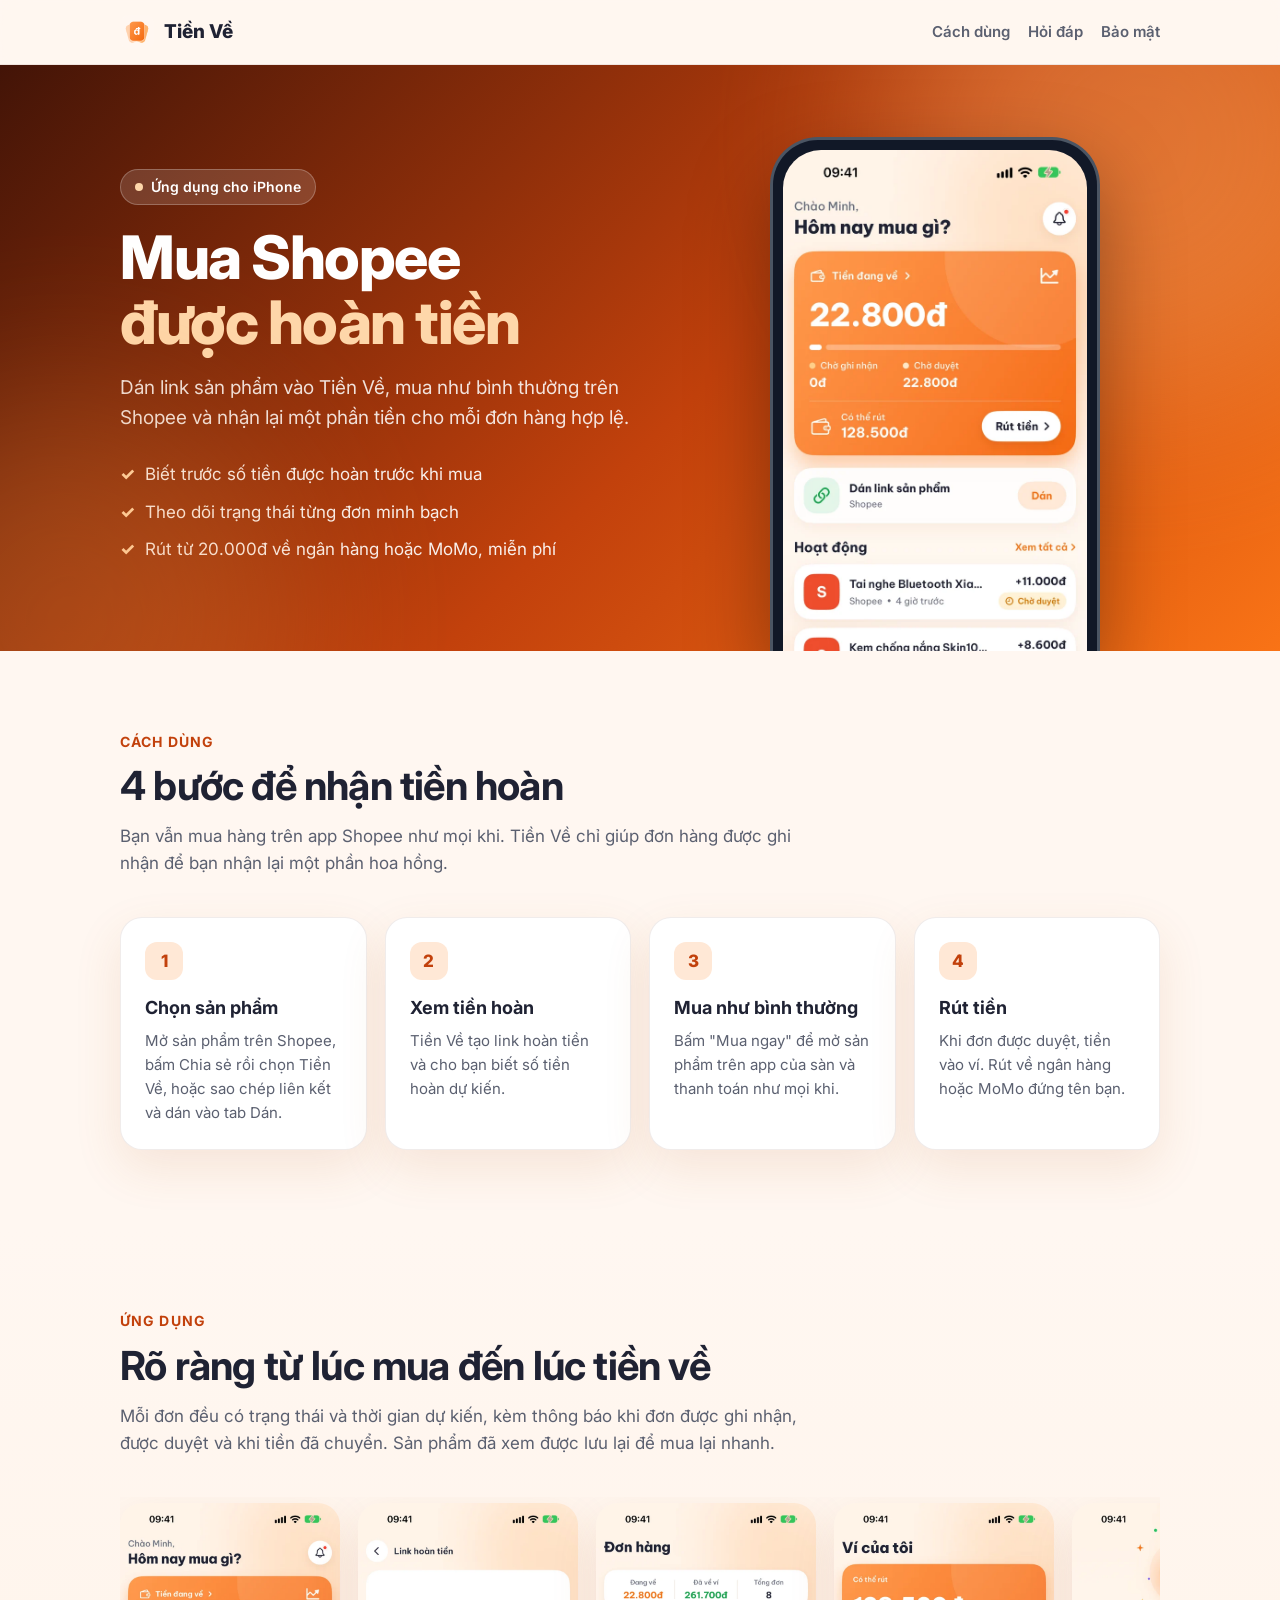
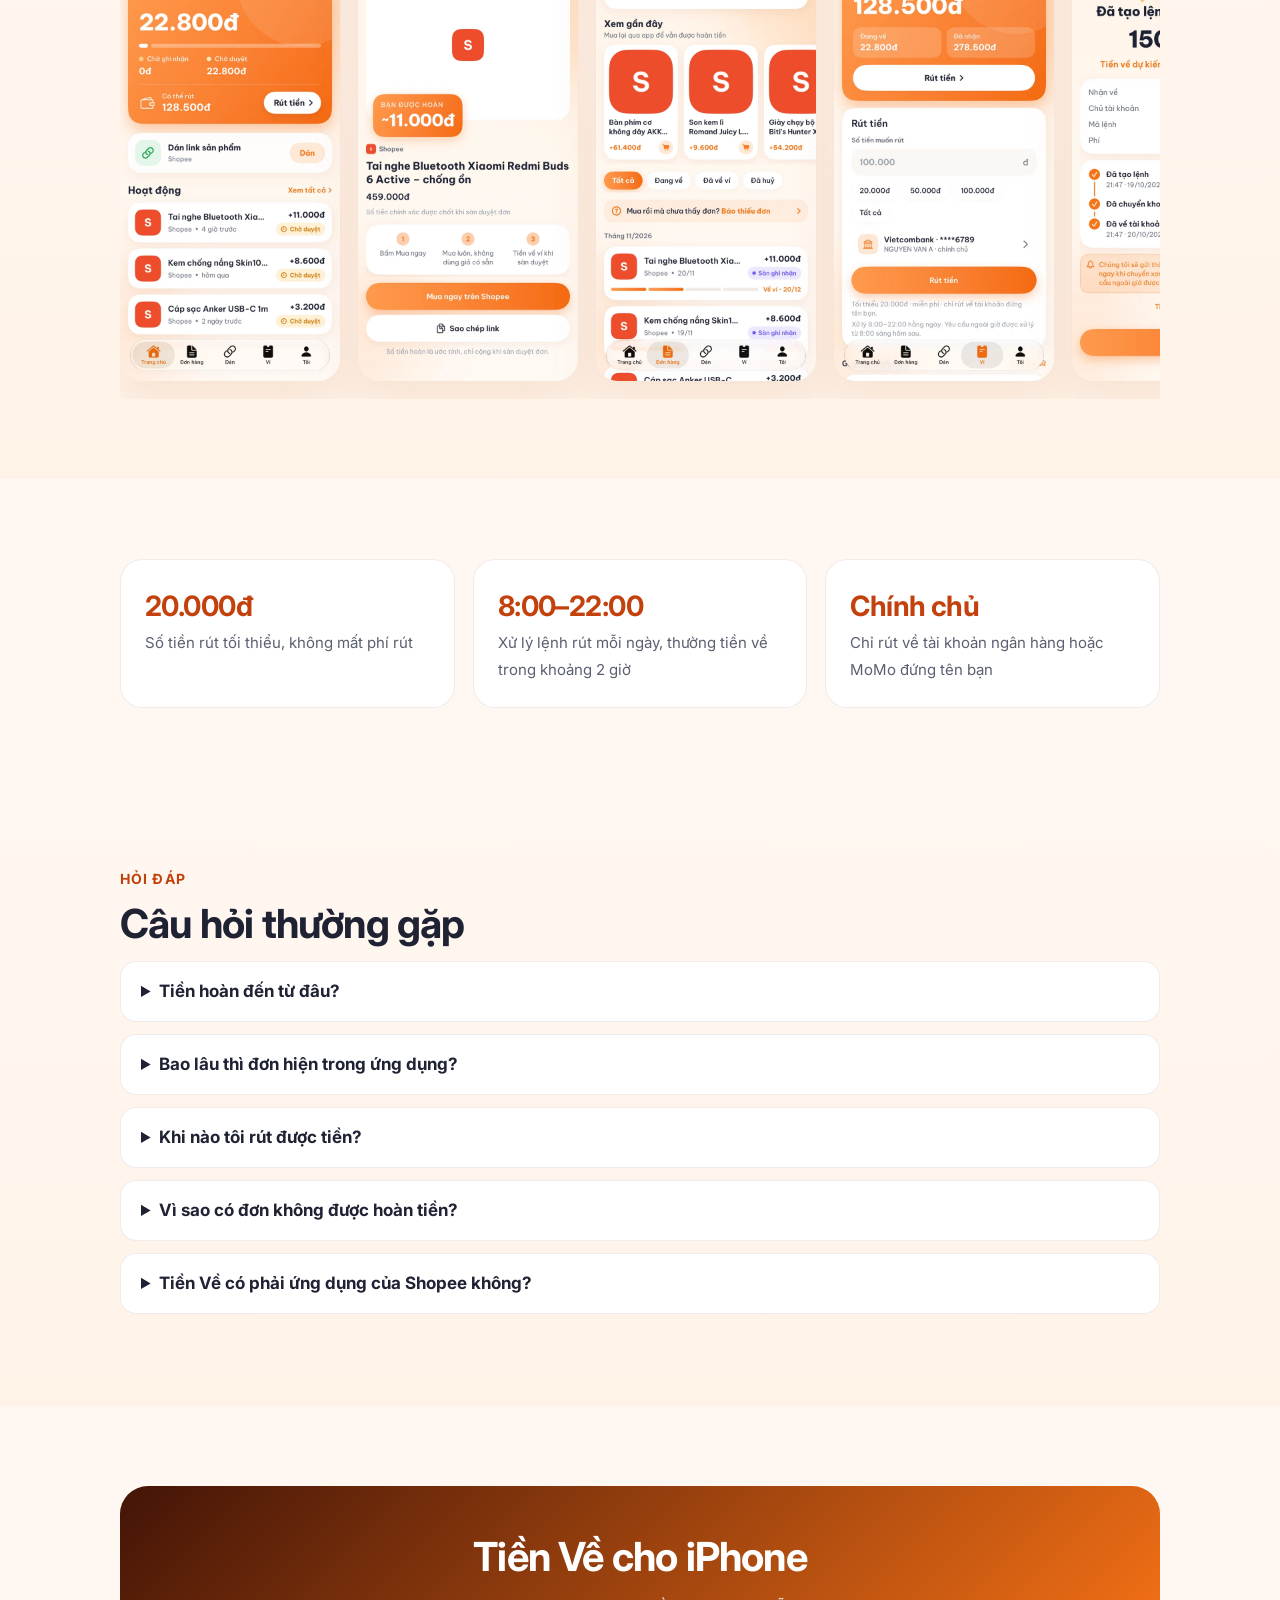
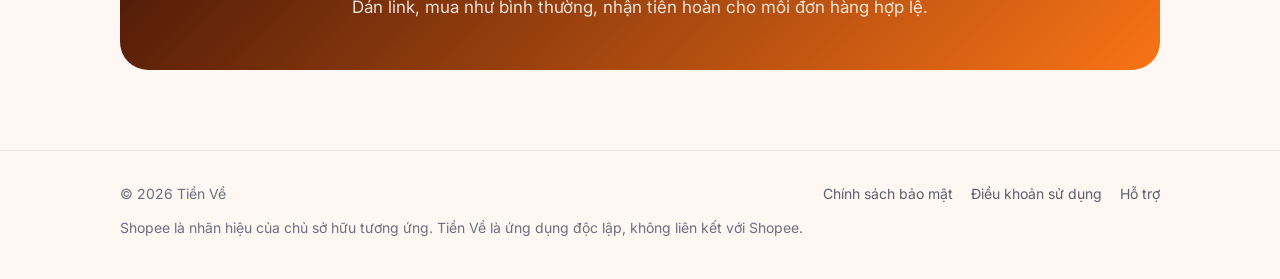
<file: index.html>
<!doctype html>
<html lang="vi">
<head>
  <meta charset="utf-8">
  <meta name="viewport" content="width=device-width, initial-scale=1">
  <title>Tiền Về – Mua sắm được hoàn tiền</title>
  <meta name="description" content="Tiền Về là ứng dụng hoàn tiền khi mua sắm trên Shopee: dán link sản phẩm, mua như bình thường, nhận lại một phần tiền về ngân hàng hoặc MoMo.">
  <meta property="og:title" content="Tiền Về – Mua sắm được hoàn tiền">
  <meta property="og:description" content="Dán link sản phẩm, mua như bình thường, nhận lại tiền cho mỗi đơn.">
  <meta property="og:image" content="assets/1_home.webp?v=5">
  <link rel="icon" href="assets/favicon.png?v=5">
  <link rel="apple-touch-icon" href="assets/apple-touch-icon.png">
  <link rel="preconnect" href="https://fonts.googleapis.com">
  <link rel="preconnect" href="https://fonts.gstatic.com" crossorigin>
  <link href="https://fonts.googleapis.com/css2?family=Inter:wght@400;600;700;800&display=swap" rel="stylesheet">
  <link rel="stylesheet" href="styles.css?v=5">
</head>
<body>
  <header class="top">
    <div class="wrap">
      <a class="brand" href="./"><img src="assets/icon.png?v=5" alt="">Tiền Về</a>
      <nav>
        <a href="#cach-dung" class="hide-sm">Cách dùng</a>
        <a href="#hoi-dap">Hỏi đáp</a>
        <a href="privacy.html">Bảo mật</a>
      </nav>
    </div>
  </header>

  <main>
    <div class="hero">
      <div class="wrap">
        <div>
          <span class="badge"><i></i>Ứng dụng cho iPhone</span>
          <h1>Mua Shopee<br><em>được hoàn tiền</em></h1>
          <p class="lead">Dán link sản phẩm vào Tiền Về, mua như bình thường trên Shopee và nhận lại một phần tiền cho mỗi đơn hàng hợp lệ.</p>
          <ul class="hero-points">
            <li>Biết trước số tiền được hoàn trước khi mua</li>
            <li>Theo dõi trạng thái từng đơn minh bạch</li>
            <li>Rút từ 20.000đ về ngân hàng hoặc MoMo, miễn phí</li>
          </ul>
        </div>
        <div class="hero-phone">
          <img src="assets/app_home.webp?v=5" alt="Màn hình trang chủ ứng dụng Tiền Về" width="660" height="1434">
        </div>
      </div>
    </div>

    <section id="cach-dung">
      <div class="wrap">
        <p class="eyebrow">Cách dùng</p>
        <h2>4 bước để nhận tiền hoàn</h2>
        <p class="sub">Bạn vẫn mua hàng trên app Shopee như mọi khi. Tiền Về chỉ giúp đơn hàng được ghi nhận để bạn nhận lại một phần hoa hồng.</p>
        <div class="steps">
          <div class="step">
            <h3>Chọn sản phẩm</h3>
            <p>Mở sản phẩm trên Shopee, bấm Chia sẻ rồi chọn Tiền Về, hoặc sao chép liên kết và dán vào tab Dán.</p>
          </div>
          <div class="step">
            <h3>Xem tiền hoàn</h3>
            <p>Tiền Về tạo link hoàn tiền và cho bạn biết số tiền hoàn dự kiến.</p>
          </div>
          <div class="step">
            <h3>Mua như bình thường</h3>
            <p>Bấm "Mua ngay" để mở sản phẩm trên app của sàn và thanh toán như mọi khi.</p>
          </div>
          <div class="step">
            <h3>Rút tiền</h3>
            <p>Khi đơn được duyệt, tiền vào ví. Rút về ngân hàng hoặc MoMo đứng tên bạn.</p>
          </div>
        </div>
      </div>
    </section>

    <section class="alt">
      <div class="wrap">
        <p class="eyebrow">Ứng dụng</p>
        <h2>Rõ ràng từ lúc mua đến lúc tiền về</h2>
        <p class="sub">Mỗi đơn đều có trạng thái và thời gian dự kiến, kèm thông báo khi đơn được ghi nhận, được duyệt và khi tiền đã chuyển. Sản phẩm đã xem được lưu lại để mua lại nhanh.</p>
        <div class="shots">
          <figure><img src="assets/1_home.webp?v=5" alt="Trang chủ: dán link sản phẩm" loading="lazy" width="660" height="1434"></figure>
          <figure><img src="assets/2_link_result.webp?v=5" alt="Số tiền hoàn ước tính trước khi mua" loading="lazy" width="660" height="1434"></figure>
          <figure><img src="assets/3_orders.webp?v=5" alt="Theo dõi đơn hàng" loading="lazy" width="660" height="1434"></figure>
          <figure><img src="assets/4_wallet.webp?v=5" alt="Ví và rút tiền" loading="lazy" width="660" height="1434"></figure>
          <figure><img src="assets/5_withdraw.webp?v=5" alt="Lệnh rút tiền có giờ dự kiến" loading="lazy" width="660" height="1434"></figure>
          <figure><img src="assets/6_paste.webp?v=5" alt="Dán link sản phẩm" loading="lazy" width="660" height="1434"></figure>
        </div>
      </div>
    </section>

    <section>
      <div class="wrap">
        <div class="facts">
          <div class="fact"><b>20.000đ</b><span>Số tiền rút tối thiểu, không mất phí rút</span></div>
          <div class="fact"><b>8:00–22:00</b><span>Xử lý lệnh rút mỗi ngày, thường tiền về trong khoảng 2 giờ</span></div>
          <div class="fact"><b>Chính chủ</b><span>Chỉ rút về tài khoản ngân hàng hoặc MoMo đứng tên bạn</span></div>
        </div>
      </div>
    </section>

    <section id="hoi-dap" class="alt">
      <div class="wrap faq">
        <p class="eyebrow">Hỏi đáp</p>
        <h2>Câu hỏi thường gặp</h2>
        <details>
          <summary>Tiền hoàn đến từ đâu?</summary>
          <p>Khi bạn mua qua link của Tiền Về, sàn trả hoa hồng tiếp thị liên kết cho đơn hàng hợp lệ. Tiền Về chia lại cho bạn một phần hoa hồng đó. Giá sản phẩm bạn trả không thay đổi.</p>
        </details>
        <details>
          <summary>Bao lâu thì đơn hiện trong ứng dụng?</summary>
          <p>Thường trong 2–24 giờ sau khi đặt hàng. Mua xong, bạn quay lại app và bấm "Đã đặt hàng" để chúng tôi theo dõi và báo ngay khi đơn được ghi nhận.</p>
        </details>
        <details>
          <summary>Khi nào tôi rút được tiền?</summary>
          <p>Sàn cần chờ hết thời gian đổi trả rồi mới duyệt hoa hồng, thường 30–45 ngày kể từ khi mua. Khi đơn được duyệt, tiền chuyển sang số dư có thể rút và bạn rút được từ 20.000đ.</p>
        </details>
        <details>
          <summary>Vì sao có đơn không được hoàn tiền?</summary>
          <p>Đơn có thể không được ghi nhận nếu bạn mua món đã có sẵn trong giỏ từ trước, bấm link khác trước khi thanh toán, hoặc đơn bị huỷ, trả hàng. Một số sản phẩm cũng không nằm trong chương trình tiếp thị liên kết của người bán.</p>
        </details>
        <details>
          <summary>Tiền Về có phải ứng dụng của Shopee không?</summary>
          <p>Không. Tiền Về là ứng dụng độc lập, tham gia chương trình Shopee Affiliate. Tiền Về không liên kết, không được tài trợ hay xác nhận bởi Shopee.</p>
        </details>
      </div>
    </section>

    <section>
      <div class="wrap">
        <div class="cta">
          <h2>Tiền Về cho iPhone</h2>
          <p>Dán link, mua như bình thường, nhận tiền hoàn cho mỗi đơn hàng hợp lệ.</p>
        </div>
      </div>
    </section>
  </main>

  <footer>
    <div class="wrap">
      <span>© 2026 Tiền Về</span>
      <nav>
        <a href="privacy.html">Chính sách bảo mật</a>
        <a href="terms.html">Điều khoản sử dụng</a>
        <a href="support.html">Hỗ trợ</a>
      </nav>
      <p class="disclaimer">Shopee là nhãn hiệu của chủ sở hữu tương ứng. Tiền Về là ứng dụng độc lập, không liên kết với Shopee.</p>
    </div>
  </footer>
</body>
</html>
</file>
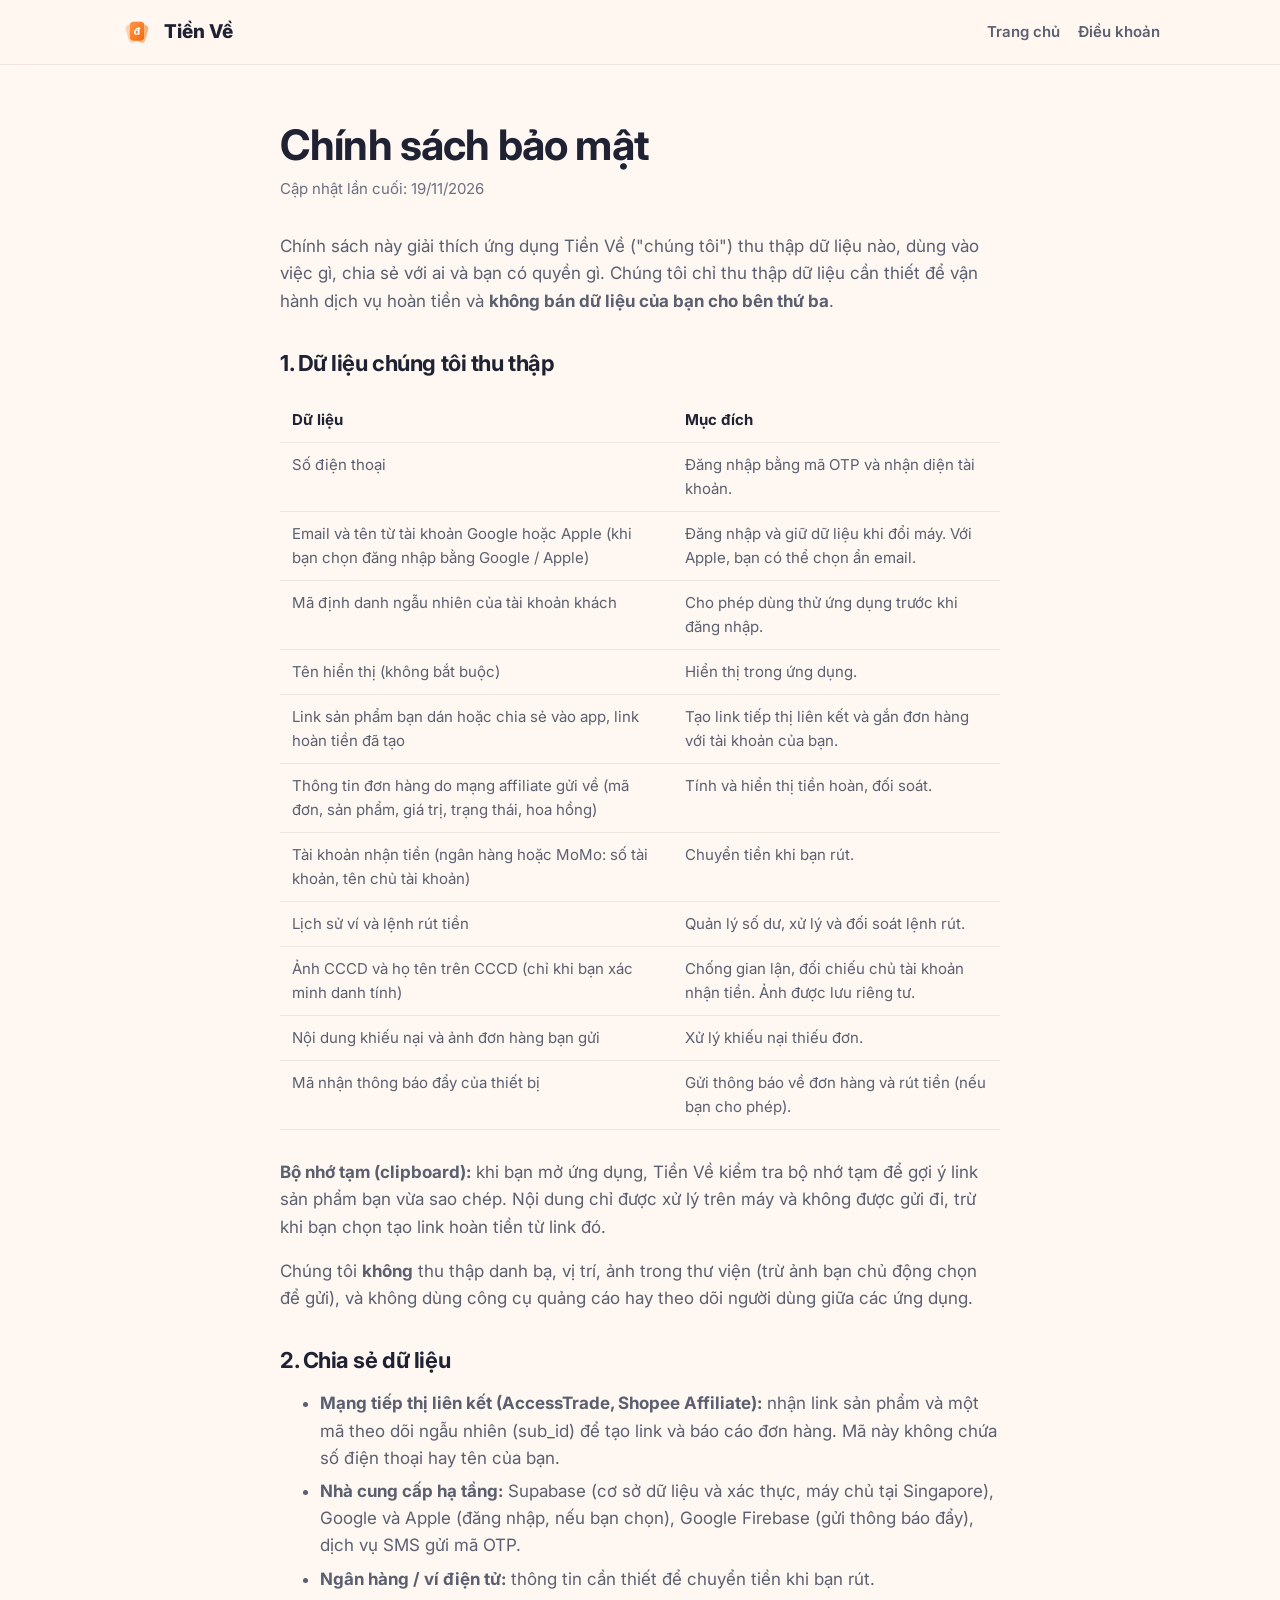
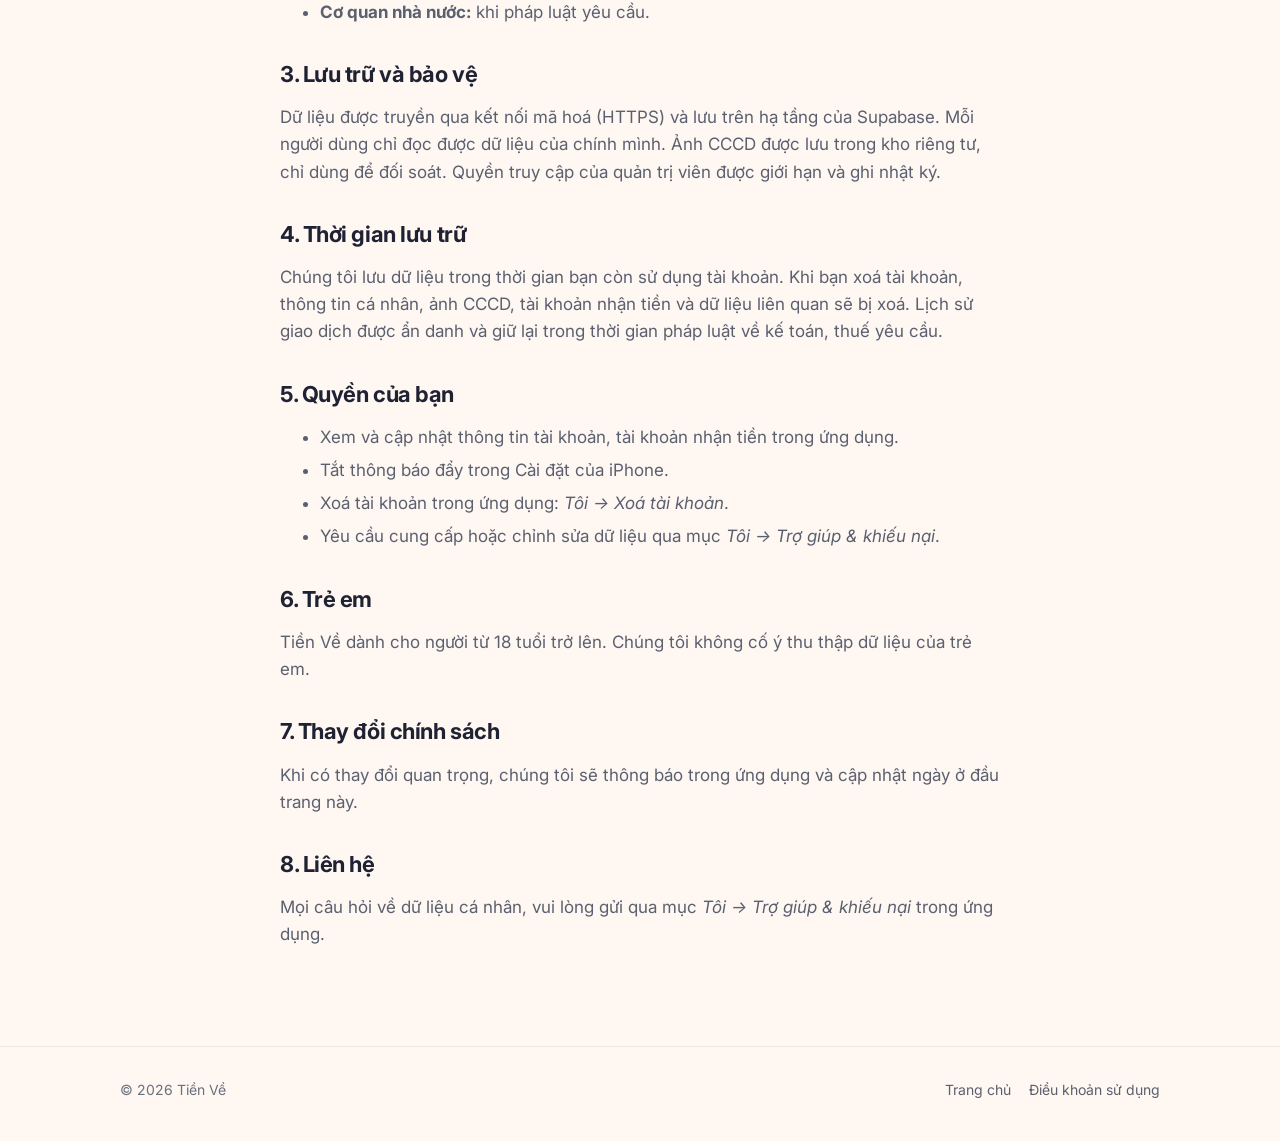
<file: privacy.html>
<!doctype html>
<html lang="vi">
<head>
  <meta charset="utf-8">
  <meta name="viewport" content="width=device-width, initial-scale=1">
  <title>Chính sách bảo mật – Tiền Về</title>
  <meta name="description" content="Tiền Về thu thập những dữ liệu nào, dùng vào việc gì và bạn có quyền gì với dữ liệu của mình.">
  <link rel="icon" href="assets/favicon.png?v=4">
  <link rel="preconnect" href="https://fonts.googleapis.com">
  <link rel="preconnect" href="https://fonts.gstatic.com" crossorigin>
  <link href="https://fonts.googleapis.com/css2?family=Inter:wght@400;600;700;800&display=swap" rel="stylesheet">
  <link rel="stylesheet" href="styles.css?v=4">
</head>
<body>
  <header class="top">
    <div class="wrap">
      <a class="brand" href="./"><img src="assets/icon.png?v=4" alt="">Tiền Về</a>
      <nav>
        <a href="./">Trang chủ</a>
        <a href="terms.html">Điều khoản</a>
      </nav>
    </div>
  </header>

  <main class="doc">
    <h1>Chính sách bảo mật</h1>
    <p class="meta">Cập nhật lần cuối: 19/11/2026</p>

    <p>Chính sách này giải thích ứng dụng Tiền Về ("chúng tôi") thu thập dữ liệu nào, dùng vào việc gì, chia sẻ với ai và bạn có quyền gì. Chúng tôi chỉ thu thập dữ liệu cần thiết để vận hành dịch vụ hoàn tiền và <strong>không bán dữ liệu của bạn cho bên thứ ba</strong>.</p>

    <h2>1. Dữ liệu chúng tôi thu thập</h2>
    <div class="table-scroll">
      <table>
        <tr><th>Dữ liệu</th><th>Mục đích</th></tr>
        <tr><td>Số điện thoại</td><td>Đăng nhập bằng mã OTP và nhận diện tài khoản.</td></tr>
        <tr><td>Email và tên từ tài khoản Google hoặc Apple (khi bạn chọn đăng nhập bằng Google / Apple)</td><td>Đăng nhập và giữ dữ liệu khi đổi máy. Với Apple, bạn có thể chọn ẩn email.</td></tr>
        <tr><td>Mã định danh ngẫu nhiên của tài khoản khách</td><td>Cho phép dùng thử ứng dụng trước khi đăng nhập.</td></tr>
        <tr><td>Tên hiển thị (không bắt buộc)</td><td>Hiển thị trong ứng dụng.</td></tr>
        <tr><td>Link sản phẩm bạn dán hoặc chia sẻ vào app, link hoàn tiền đã tạo</td><td>Tạo link tiếp thị liên kết và gắn đơn hàng với tài khoản của bạn.</td></tr>
        <tr><td>Thông tin đơn hàng do mạng affiliate gửi về (mã đơn, sản phẩm, giá trị, trạng thái, hoa hồng)</td><td>Tính và hiển thị tiền hoàn, đối soát.</td></tr>
        <tr><td>Tài khoản nhận tiền (ngân hàng hoặc MoMo: số tài khoản, tên chủ tài khoản)</td><td>Chuyển tiền khi bạn rút.</td></tr>
        <tr><td>Lịch sử ví và lệnh rút tiền</td><td>Quản lý số dư, xử lý và đối soát lệnh rút.</td></tr>
        <tr><td>Ảnh CCCD và họ tên trên CCCD (chỉ khi bạn xác minh danh tính)</td><td>Chống gian lận, đối chiếu chủ tài khoản nhận tiền. Ảnh được lưu riêng tư.</td></tr>
        <tr><td>Nội dung khiếu nại và ảnh đơn hàng bạn gửi</td><td>Xử lý khiếu nại thiếu đơn.</td></tr>
        <tr><td>Mã nhận thông báo đẩy của thiết bị</td><td>Gửi thông báo về đơn hàng và rút tiền (nếu bạn cho phép).</td></tr>
      </table>
    </div>
    <p><strong>Bộ nhớ tạm (clipboard):</strong> khi bạn mở ứng dụng, Tiền Về kiểm tra bộ nhớ tạm để gợi ý link sản phẩm bạn vừa sao chép. Nội dung chỉ được xử lý trên máy và không được gửi đi, trừ khi bạn chọn tạo link hoàn tiền từ link đó.</p>
    <p>Chúng tôi <strong>không</strong> thu thập danh bạ, vị trí, ảnh trong thư viện (trừ ảnh bạn chủ động chọn để gửi), và không dùng công cụ quảng cáo hay theo dõi người dùng giữa các ứng dụng.</p>

    <h2>2. Chia sẻ dữ liệu</h2>
    <ul>
      <li><strong>Mạng tiếp thị liên kết (AccessTrade, Shopee Affiliate):</strong> nhận link sản phẩm và một mã theo dõi ngẫu nhiên (sub_id) để tạo link và báo cáo đơn hàng. Mã này không chứa số điện thoại hay tên của bạn.</li>
      <li><strong>Nhà cung cấp hạ tầng:</strong> Supabase (cơ sở dữ liệu và xác thực, máy chủ tại Singapore), Google và Apple (đăng nhập, nếu bạn chọn), Google Firebase (gửi thông báo đẩy), dịch vụ SMS gửi mã OTP.</li>
      <li><strong>Ngân hàng / ví điện tử:</strong> thông tin cần thiết để chuyển tiền khi bạn rút.</li>
      <li><strong>Cơ quan nhà nước:</strong> khi pháp luật yêu cầu.</li>
    </ul>

    <h2>3. Lưu trữ và bảo vệ</h2>
    <p>Dữ liệu được truyền qua kết nối mã hoá (HTTPS) và lưu trên hạ tầng của Supabase. Mỗi người dùng chỉ đọc được dữ liệu của chính mình. Ảnh CCCD được lưu trong kho riêng tư, chỉ dùng để đối soát. Quyền truy cập của quản trị viên được giới hạn và ghi nhật ký.</p>

    <h2>4. Thời gian lưu trữ</h2>
    <p>Chúng tôi lưu dữ liệu trong thời gian bạn còn sử dụng tài khoản. Khi bạn xoá tài khoản, thông tin cá nhân, ảnh CCCD, tài khoản nhận tiền và dữ liệu liên quan sẽ bị xoá. Lịch sử giao dịch được ẩn danh và giữ lại trong thời gian pháp luật về kế toán, thuế yêu cầu.</p>

    <h2>5. Quyền của bạn</h2>
    <ul>
      <li>Xem và cập nhật thông tin tài khoản, tài khoản nhận tiền trong ứng dụng.</li>
      <li>Tắt thông báo đẩy trong Cài đặt của iPhone.</li>
      <li>Xoá tài khoản trong ứng dụng: <em>Tôi → Xoá tài khoản</em>.</li>
      <li>Yêu cầu cung cấp hoặc chỉnh sửa dữ liệu qua mục <em>Tôi → Trợ giúp &amp; khiếu nại</em>.</li>
    </ul>

    <h2>6. Trẻ em</h2>
    <p>Tiền Về dành cho người từ 18 tuổi trở lên. Chúng tôi không cố ý thu thập dữ liệu của trẻ em.</p>

    <h2>7. Thay đổi chính sách</h2>
    <p>Khi có thay đổi quan trọng, chúng tôi sẽ thông báo trong ứng dụng và cập nhật ngày ở đầu trang này.</p>

    <h2>8. Liên hệ</h2>
    <p>Mọi câu hỏi về dữ liệu cá nhân, vui lòng gửi qua mục <em>Tôi → Trợ giúp &amp; khiếu nại</em> trong ứng dụng.</p>
  </main>

  <footer>
    <div class="wrap">
      <span>© 2026 Tiền Về</span>
      <nav>
        <a href="./">Trang chủ</a>
        <a href="terms.html">Điều khoản sử dụng</a>
      </nav>
    </div>
  </footer>
</body>
</html>
</file>
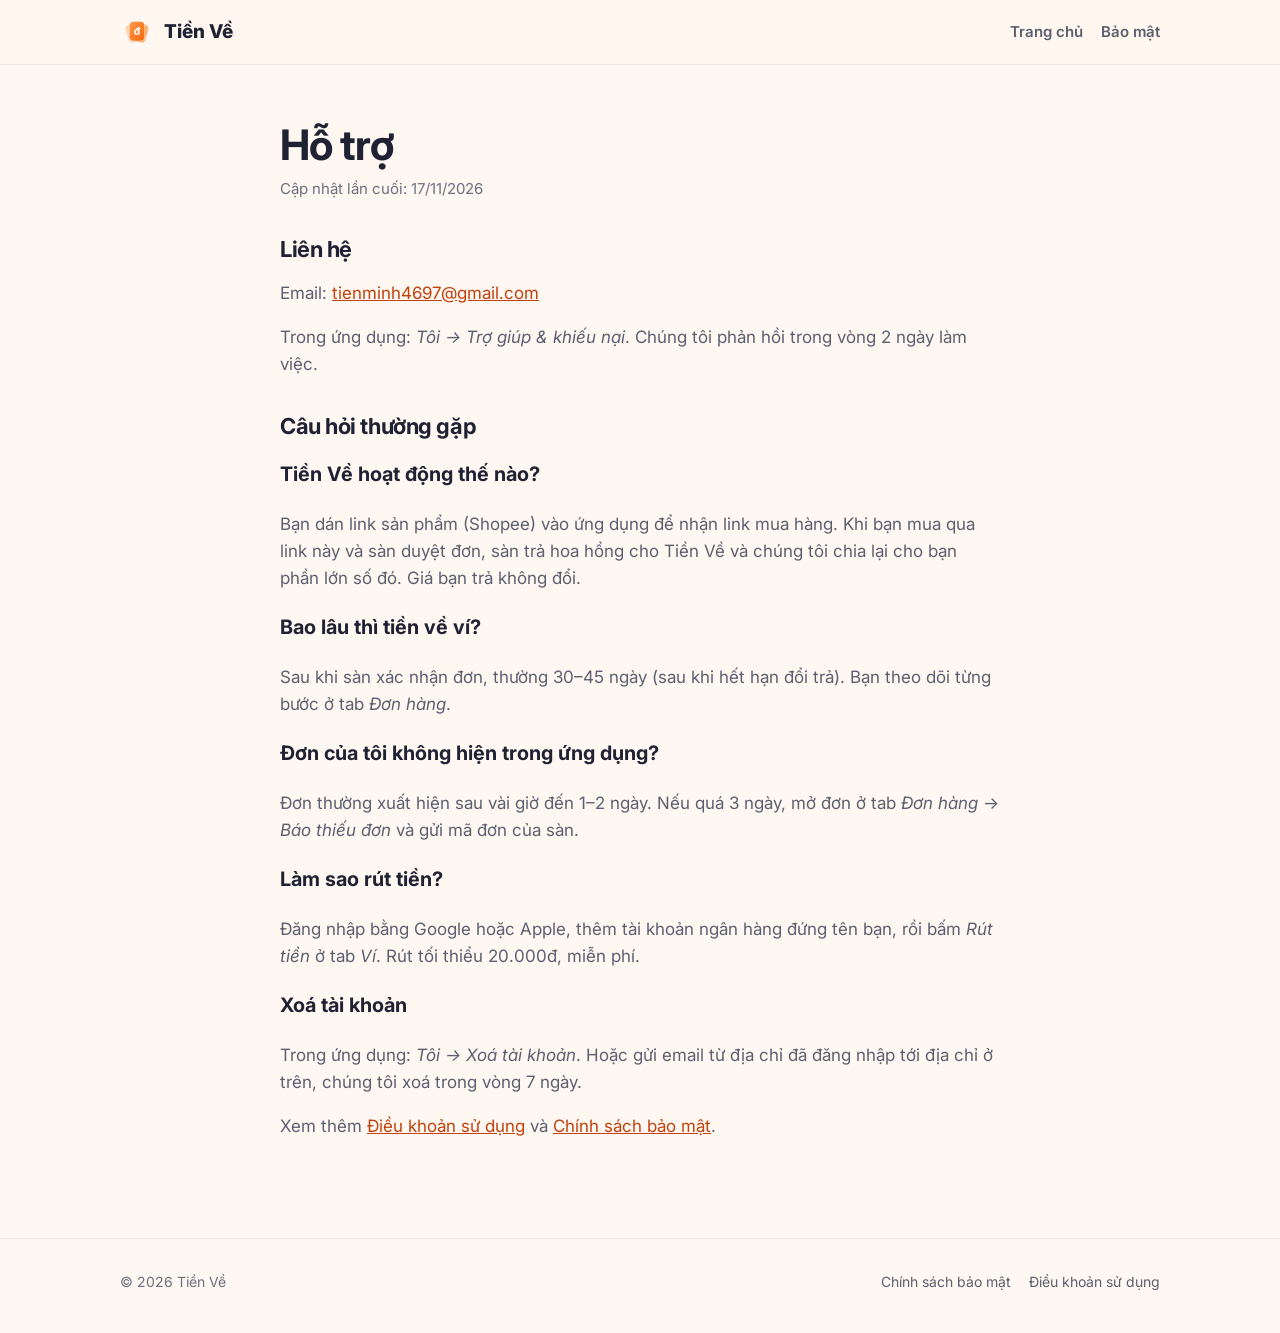
<file: support.html>
<!doctype html>
<html lang="vi">
<head>
  <meta charset="utf-8">
  <meta name="viewport" content="width=device-width, initial-scale=1">
  <title>Hỗ trợ – Tiền Về</title>
  <meta name="description" content="Hỗ trợ và liên hệ cho ứng dụng hoàn tiền Tiền Về.">
  <link rel="icon" href="assets/favicon.png?v=4">
  <link rel="preconnect" href="https://fonts.googleapis.com">
  <link rel="preconnect" href="https://fonts.gstatic.com" crossorigin>
  <link href="https://fonts.googleapis.com/css2?family=Inter:wght@400;600;700;800&display=swap" rel="stylesheet">
  <link rel="stylesheet" href="styles.css?v=4">
</head>
<body>
  <header class="top">
    <div class="wrap">
      <a class="brand" href="./"><img src="assets/icon.png?v=4" alt="">Tiền Về</a>
      <nav>
        <a href="./">Trang chủ</a>
        <a href="privacy.html">Bảo mật</a>
      </nav>
    </div>
  </header>

  <main class="doc">
    <h1>Hỗ trợ</h1>
    <p class="meta">Cập nhật lần cuối: 17/11/2026</p>

    <h2>Liên hệ</h2>
    <p>Email: <a href="mailto:tienminh4697@gmail.com">tienminh4697@gmail.com</a></p>
    <p>Trong ứng dụng: <em>Tôi → Trợ giúp &amp; khiếu nại</em>. Chúng tôi phản hồi trong vòng 2 ngày làm việc.</p>

    <h2>Câu hỏi thường gặp</h2>
    <h3>Tiền Về hoạt động thế nào?</h3>
    <p>Bạn dán link sản phẩm (Shopee) vào ứng dụng để nhận link mua hàng. Khi bạn mua qua link này và sàn duyệt đơn, sàn trả hoa hồng cho Tiền Về và chúng tôi chia lại cho bạn phần lớn số đó. Giá bạn trả không đổi.</p>
    <h3>Bao lâu thì tiền về ví?</h3>
    <p>Sau khi sàn xác nhận đơn, thường 30–45 ngày (sau khi hết hạn đổi trả). Bạn theo dõi từng bước ở tab <em>Đơn hàng</em>.</p>
    <h3>Đơn của tôi không hiện trong ứng dụng?</h3>
    <p>Đơn thường xuất hiện sau vài giờ đến 1–2 ngày. Nếu quá 3 ngày, mở đơn ở tab <em>Đơn hàng</em> → <em>Báo thiếu đơn</em> và gửi mã đơn của sàn.</p>
    <h3>Làm sao rút tiền?</h3>
    <p>Đăng nhập bằng Google hoặc Apple, thêm tài khoản ngân hàng đứng tên bạn, rồi bấm <em>Rút tiền</em> ở tab <em>Ví</em>. Rút tối thiểu 20.000đ, miễn phí.</p>
    <h3>Xoá tài khoản</h3>
    <p>Trong ứng dụng: <em>Tôi → Xoá tài khoản</em>. Hoặc gửi email từ địa chỉ đã đăng nhập tới địa chỉ ở trên, chúng tôi xoá trong vòng 7 ngày.</p>

    <p>Xem thêm <a href="terms.html">Điều khoản sử dụng</a> và <a href="privacy.html">Chính sách bảo mật</a>.</p>
  </main>

  <footer>
    <div class="wrap">
      <span>© 2026 Tiền Về</span>
      <nav>
        <a href="privacy.html">Chính sách bảo mật</a>
        <a href="terms.html">Điều khoản sử dụng</a>
      </nav>
    </div>
  </footer>
</body>
</html>
</file>
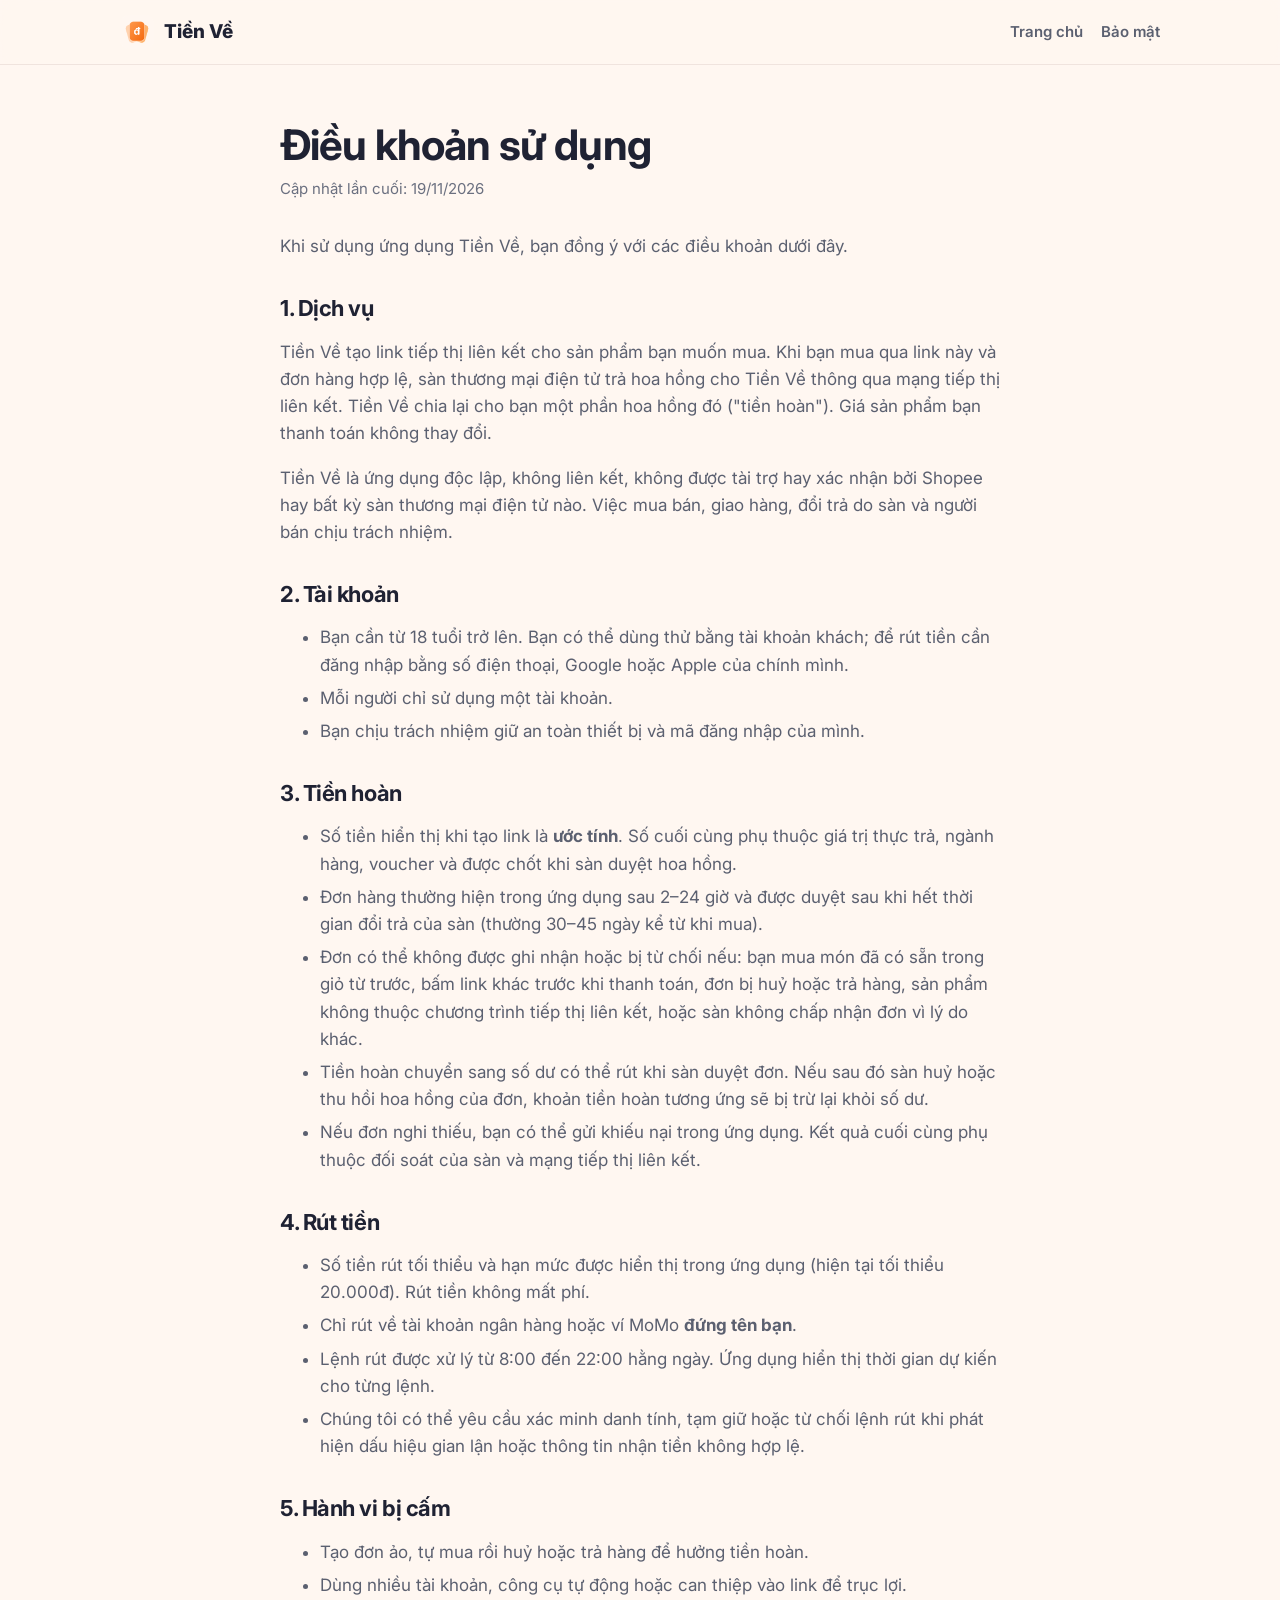
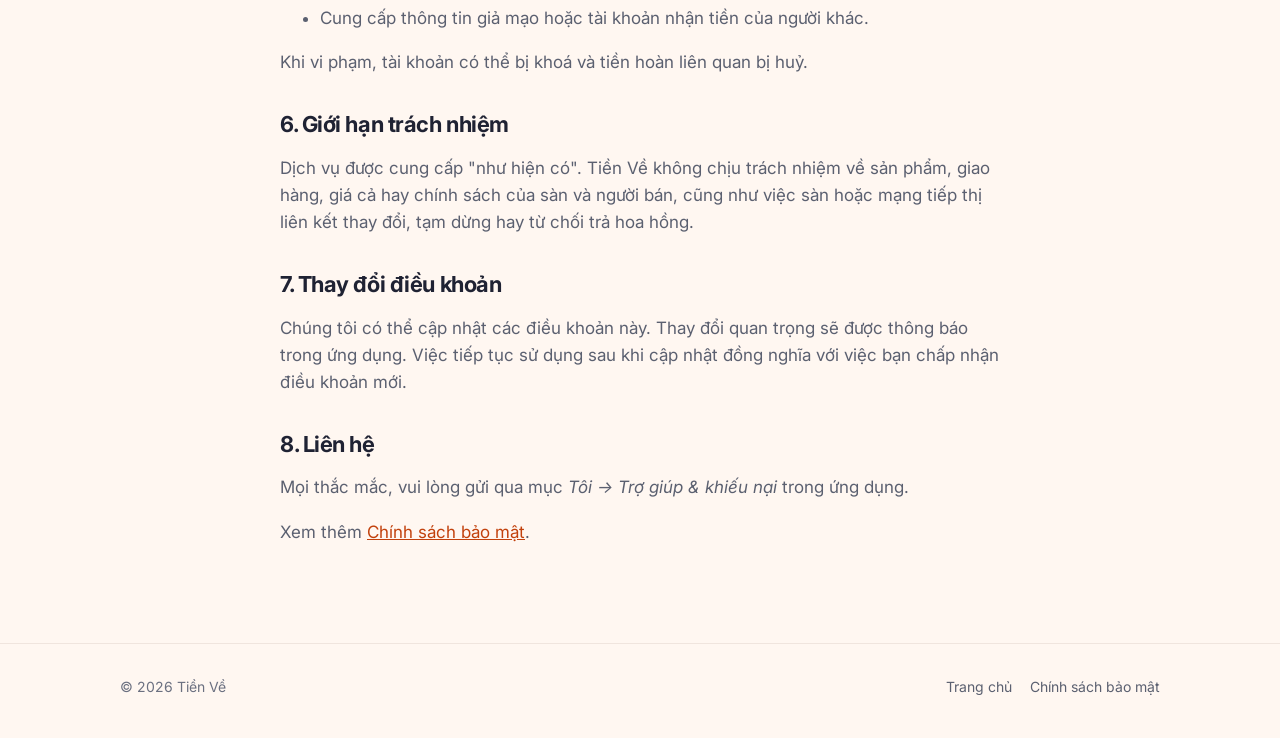
<file: terms.html>
<!doctype html>
<html lang="vi">
<head>
  <meta charset="utf-8">
  <meta name="viewport" content="width=device-width, initial-scale=1">
  <title>Điều khoản sử dụng – Tiền Về</title>
  <meta name="description" content="Điều khoản sử dụng ứng dụng hoàn tiền Tiền Về.">
  <link rel="icon" href="assets/favicon.png?v=4">
  <link rel="preconnect" href="https://fonts.googleapis.com">
  <link rel="preconnect" href="https://fonts.gstatic.com" crossorigin>
  <link href="https://fonts.googleapis.com/css2?family=Inter:wght@400;600;700;800&display=swap" rel="stylesheet">
  <link rel="stylesheet" href="styles.css?v=4">
</head>
<body>
  <header class="top">
    <div class="wrap">
      <a class="brand" href="./"><img src="assets/icon.png?v=4" alt="">Tiền Về</a>
      <nav>
        <a href="./">Trang chủ</a>
        <a href="privacy.html">Bảo mật</a>
      </nav>
    </div>
  </header>

  <main class="doc">
    <h1>Điều khoản sử dụng</h1>
    <p class="meta">Cập nhật lần cuối: 19/11/2026</p>

    <p>Khi sử dụng ứng dụng Tiền Về, bạn đồng ý với các điều khoản dưới đây.</p>

    <h2>1. Dịch vụ</h2>
    <p>Tiền Về tạo link tiếp thị liên kết cho sản phẩm bạn muốn mua. Khi bạn mua qua link này và đơn hàng hợp lệ, sàn thương mại điện tử trả hoa hồng cho Tiền Về thông qua mạng tiếp thị liên kết. Tiền Về chia lại cho bạn một phần hoa hồng đó ("tiền hoàn"). Giá sản phẩm bạn thanh toán không thay đổi.</p>
    <p>Tiền Về là ứng dụng độc lập, không liên kết, không được tài trợ hay xác nhận bởi Shopee hay bất kỳ sàn thương mại điện tử nào. Việc mua bán, giao hàng, đổi trả do sàn và người bán chịu trách nhiệm.</p>

    <h2>2. Tài khoản</h2>
    <ul>
      <li>Bạn cần từ 18 tuổi trở lên. Bạn có thể dùng thử bằng tài khoản khách; để rút tiền cần đăng nhập bằng số điện thoại, Google hoặc Apple của chính mình.</li>
      <li>Mỗi người chỉ sử dụng một tài khoản.</li>
      <li>Bạn chịu trách nhiệm giữ an toàn thiết bị và mã đăng nhập của mình.</li>
    </ul>

    <h2>3. Tiền hoàn</h2>
    <ul>
      <li>Số tiền hiển thị khi tạo link là <strong>ước tính</strong>. Số cuối cùng phụ thuộc giá trị thực trả, ngành hàng, voucher và được chốt khi sàn duyệt hoa hồng.</li>
      <li>Đơn hàng thường hiện trong ứng dụng sau 2–24 giờ và được duyệt sau khi hết thời gian đổi trả của sàn (thường 30–45 ngày kể từ khi mua).</li>
      <li>Đơn có thể không được ghi nhận hoặc bị từ chối nếu: bạn mua món đã có sẵn trong giỏ từ trước, bấm link khác trước khi thanh toán, đơn bị huỷ hoặc trả hàng, sản phẩm không thuộc chương trình tiếp thị liên kết, hoặc sàn không chấp nhận đơn vì lý do khác.</li>
      <li>Tiền hoàn chuyển sang số dư có thể rút khi sàn duyệt đơn. Nếu sau đó sàn huỷ hoặc thu hồi hoa hồng của đơn, khoản tiền hoàn tương ứng sẽ bị trừ lại khỏi số dư.</li>
      <li>Nếu đơn nghi thiếu, bạn có thể gửi khiếu nại trong ứng dụng. Kết quả cuối cùng phụ thuộc đối soát của sàn và mạng tiếp thị liên kết.</li>
    </ul>

    <h2>4. Rút tiền</h2>
    <ul>
      <li>Số tiền rút tối thiểu và hạn mức được hiển thị trong ứng dụng (hiện tại tối thiểu 20.000đ). Rút tiền không mất phí.</li>
      <li>Chỉ rút về tài khoản ngân hàng hoặc ví MoMo <strong>đứng tên bạn</strong>.</li>
      <li>Lệnh rút được xử lý từ 8:00 đến 22:00 hằng ngày. Ứng dụng hiển thị thời gian dự kiến cho từng lệnh.</li>
      <li>Chúng tôi có thể yêu cầu xác minh danh tính, tạm giữ hoặc từ chối lệnh rút khi phát hiện dấu hiệu gian lận hoặc thông tin nhận tiền không hợp lệ.</li>
    </ul>

    <h2>5. Hành vi bị cấm</h2>
    <ul>
      <li>Tạo đơn ảo, tự mua rồi huỷ hoặc trả hàng để hưởng tiền hoàn.</li>
      <li>Dùng nhiều tài khoản, công cụ tự động hoặc can thiệp vào link để trục lợi.</li>
      <li>Cung cấp thông tin giả mạo hoặc tài khoản nhận tiền của người khác.</li>
    </ul>
    <p>Khi vi phạm, tài khoản có thể bị khoá và tiền hoàn liên quan bị huỷ.</p>

    <h2>6. Giới hạn trách nhiệm</h2>
    <p>Dịch vụ được cung cấp "như hiện có". Tiền Về không chịu trách nhiệm về sản phẩm, giao hàng, giá cả hay chính sách của sàn và người bán, cũng như việc sàn hoặc mạng tiếp thị liên kết thay đổi, tạm dừng hay từ chối trả hoa hồng.</p>

    <h2>7. Thay đổi điều khoản</h2>
    <p>Chúng tôi có thể cập nhật các điều khoản này. Thay đổi quan trọng sẽ được thông báo trong ứng dụng. Việc tiếp tục sử dụng sau khi cập nhật đồng nghĩa với việc bạn chấp nhận điều khoản mới.</p>

    <h2>8. Liên hệ</h2>
    <p>Mọi thắc mắc, vui lòng gửi qua mục <em>Tôi → Trợ giúp &amp; khiếu nại</em> trong ứng dụng.</p>

    <p>Xem thêm <a href="privacy.html">Chính sách bảo mật</a>.</p>
  </main>

  <footer>
    <div class="wrap">
      <span>© 2026 Tiền Về</span>
      <nav>
        <a href="./">Trang chủ</a>
        <a href="privacy.html">Chính sách bảo mật</a>
      </nav>
    </div>
  </footer>
</body>
</html>
</file>
<file: styles.css>
:root {
  --bg: #fff7f1;
  --bg-2: #fff3e8;
  --surface: #ffffff;
  --surface-soft: rgba(255, 255, 255, 0.72);
  --text: #1f2233;
  --text-2: #5b6070;
  --text-3: #6b7080;
  --line: rgba(67, 20, 7, 0.08);
  --mint: #c2410c;
  --mint-soft: #ffe8d6;
  --accent: #f97316;
  --accent-2: #fb923c;
  --hero-1: #431407;
  --hero-2: #c2410c;
  --hero-3: #f97316;
  --hero-hl: #fed7aa;
  --radius: 22px;
  --shadow: 0 18px 48px rgba(180, 100, 45, 0.12);
  color-scheme: light;
}

@media (prefers-color-scheme: dark) {
  :root:not([data-theme="light"]) {
    --bg: #160c06;
    --bg-2: #1d1009;
    --surface: #24150c;
    --surface-soft: rgba(36, 21, 12, 0.8);
    --text: #fbeee4;
    --text-2: #d2b8a6;
    --text-3: #a88d7b;
    --line: rgba(251, 238, 228, 0.1);
    --mint: #fb923c;
    --mint-soft: rgba(251, 146, 60, 0.16);
    --shadow: 0 18px 48px rgba(0, 0, 0, 0.35);
    color-scheme: dark;
  }
}

* { box-sizing: border-box; }
html { -webkit-text-size-adjust: 100%; }
body {
  margin: 0;
  background: var(--bg);
  color: var(--text);
  font-family: "Inter", -apple-system, BlinkMacSystemFont, "Segoe UI", Roboto, sans-serif;
  font-size: 17px;
  line-height: 1.6;
}
a { color: var(--mint); }
img { max-width: 100%; height: auto; display: block; }

.wrap { max-width: 1080px; margin: 0 auto; padding: 0 20px; }

/* ---- header ---- */
.top {
  position: sticky; top: 0; z-index: 10;
  background: color-mix(in srgb, var(--bg) 82%, transparent);
  backdrop-filter: saturate(160%) blur(14px);
  -webkit-backdrop-filter: saturate(160%) blur(14px);
  border-bottom: 1px solid var(--line);
}
.top .wrap { display: flex; align-items: center; gap: 12px; height: 64px; }
.brand { display: flex; align-items: center; gap: 10px; text-decoration: none; color: var(--text); font-weight: 800; font-size: 19px; }
.brand img { width: 34px; height: 34px; border-radius: 9px; }
.top nav { margin-left: auto; display: flex; gap: 18px; }
.top nav a { color: var(--text-2); text-decoration: none; font-weight: 600; font-size: 15px; }
.top nav a:hover { color: var(--text); }

/* ---- hero ---- */
.hero {
  background: linear-gradient(135deg, var(--hero-1), var(--hero-2) 55%, var(--hero-3));
  color: #fff;
  overflow: hidden;
  position: relative;
}
.hero::before, .hero::after {
  content: ""; position: absolute; border-radius: 50%; filter: blur(90px); opacity: 0.35; pointer-events: none;
}
.hero::before { width: 520px; height: 520px; background: #fdba74; top: -180px; right: -120px; }
.hero::after { width: 460px; height: 460px; background: #fb923c; bottom: -200px; left: -160px; opacity: 0.25; }
.hero .wrap { position: relative; display: grid; grid-template-columns: 1.1fr 0.9fr; gap: 40px; align-items: center; padding-top: 72px; padding-bottom: 0; }
.hero h1 { font-size: clamp(38px, 6vw, 60px); line-height: 1.08; letter-spacing: -0.025em; margin: 0 0 18px; font-weight: 800; }
.hero h1 em { font-style: normal; color: var(--hero-hl); }
.hero p.lead { font-size: 19px; color: rgba(255, 255, 255, 0.86); margin: 0 0 28px; max-width: 34em; }
.badge {
  display: inline-flex; align-items: center; gap: 8px;
  background: rgba(255, 255, 255, 0.14); border: 1px solid rgba(255, 255, 255, 0.24);
  padding: 6px 14px; border-radius: 999px; font-size: 14px; font-weight: 600; margin-bottom: 20px;
}
.badge i { width: 8px; height: 8px; border-radius: 50%; background: var(--hero-hl); display: inline-block; }
.hero-points { list-style: none; padding: 0; margin: 0 0 56px; display: grid; gap: 10px; }
.hero-points li { display: flex; gap: 10px; align-items: flex-start; color: rgba(255, 255, 255, 0.92); }
.hero-points li::before { content: "✓"; color: var(--hero-hl); font-weight: 800; }
.hero-phone { align-self: end; justify-self: center; width: min(330px, 80vw); margin-bottom: -6px; }
.hero-phone {
  background: #111827; border: 3px solid #4b5563; border-bottom: 0;
  border-radius: 48px 48px 0 0; padding: 10px 10px 0; box-shadow: 0 30px 80px rgba(0, 0, 0, 0.35);
}
.hero-phone img { border-radius: 38px 38px 0 0; aspect-ratio: 660 / 1100; object-fit: cover; object-position: top; }

/* ---- sections ---- */
section { padding: 80px 0; }
.eyebrow { color: var(--mint); font-weight: 700; font-size: 14px; letter-spacing: 0.08em; text-transform: uppercase; margin: 0 0 10px; }
h2 { font-size: clamp(28px, 4vw, 40px); line-height: 1.15; letter-spacing: -0.02em; margin: 0 0 14px; }
.sub { color: var(--text-2); margin: 0 0 40px; max-width: 40em; }

.steps { display: grid; grid-template-columns: repeat(4, 1fr); gap: 18px; counter-reset: s; }
.step {
  background: var(--surface); border: 1px solid var(--line); border-radius: var(--radius);
  padding: 24px; box-shadow: var(--shadow); counter-increment: s;
}
.step::before {
  content: counter(s); display: grid; place-items: center; width: 38px; height: 38px; border-radius: 12px;
  background: var(--mint-soft); color: var(--mint); font-weight: 800; margin-bottom: 14px;
}
.step h3 { margin: 0 0 6px; font-size: 18px; }
.step p { margin: 0; color: var(--text-2); font-size: 15px; }

.alt { background: linear-gradient(180deg, var(--bg), var(--bg-2)); }

.shots { display: flex; gap: 18px; overflow-x: auto; padding: 6px 2px 18px; scroll-snap-type: x mandatory; }
.shots figure { margin: 0; flex: 0 0 220px; scroll-snap-align: start; }
.shots img { border-radius: 22px; box-shadow: var(--shadow); }

.facts { display: grid; grid-template-columns: repeat(3, 1fr); gap: 18px; }
.fact { background: var(--surface); border: 1px solid var(--line); border-radius: var(--radius); padding: 24px; }
.fact b { display: block; font-size: 28px; letter-spacing: -0.02em; color: var(--mint); }
.fact span { color: var(--text-2); font-size: 15px; }

.faq details {
  background: var(--surface); border: 1px solid var(--line); border-radius: 16px; padding: 16px 20px; margin-bottom: 12px;
}
.faq summary { cursor: pointer; font-weight: 700; }
.faq details p { color: var(--text-2); margin: 10px 0 0; }

.cta {
  text-align: center; background: linear-gradient(135deg, var(--hero-1), var(--hero-3)); color: #fff;
  border-radius: 28px; padding: 48px 24px;
}
.cta h2 { color: #fff; }
.cta p { color: rgba(255, 255, 255, 0.85); margin: 0; }

/* ---- documents (privacy / terms) ---- */
.doc { max-width: 760px; margin: 0 auto; padding: 56px 20px 80px; }
.doc h1 { font-size: clamp(30px, 5vw, 42px); letter-spacing: -0.02em; line-height: 1.15; margin: 0 0 8px; }
.doc .meta { color: var(--text-3); margin: 0 0 32px; font-size: 15px; }
.doc h2 { font-size: 22px; margin: 36px 0 10px; }
.doc p, .doc li { color: var(--text-2); }
.doc li { margin-bottom: 6px; }
.doc table { width: 100%; border-collapse: collapse; margin: 12px 0; font-size: 15px; }
.doc th, .doc td { text-align: left; padding: 10px 12px; border-bottom: 1px solid var(--line); vertical-align: top; }
.doc th { color: var(--text); }
.doc td { color: var(--text-2); }
.table-scroll { overflow-x: auto; }

/* ---- footer ---- */
footer { border-top: 1px solid var(--line); padding: 32px 0 40px; color: var(--text-3); font-size: 14px; }
footer .wrap { display: flex; flex-wrap: wrap; gap: 12px 24px; align-items: center; }
footer nav { display: flex; gap: 18px; margin-left: auto; }
footer a { color: var(--text-2); text-decoration: none; }
footer a:hover { color: var(--text); }
.disclaimer { width: 100%; margin: 0; }

@media (max-width: 860px) {
  .hero .wrap { grid-template-columns: 1fr; padding-top: 48px; gap: 8px; }
  .hero-points { margin-bottom: 32px; }
  .steps { grid-template-columns: 1fr 1fr; }
  .facts { grid-template-columns: 1fr; }
}
@media (max-width: 520px) {
  body { font-size: 16px; }
  .wrap { padding: 0 16px; }
  .top nav { gap: 14px; }
  .top nav a.hide-sm { display: none; }
  .steps { grid-template-columns: 1fr; }
  section { padding: 56px 0; }
  footer nav { margin-left: 0; }
}
</file>
